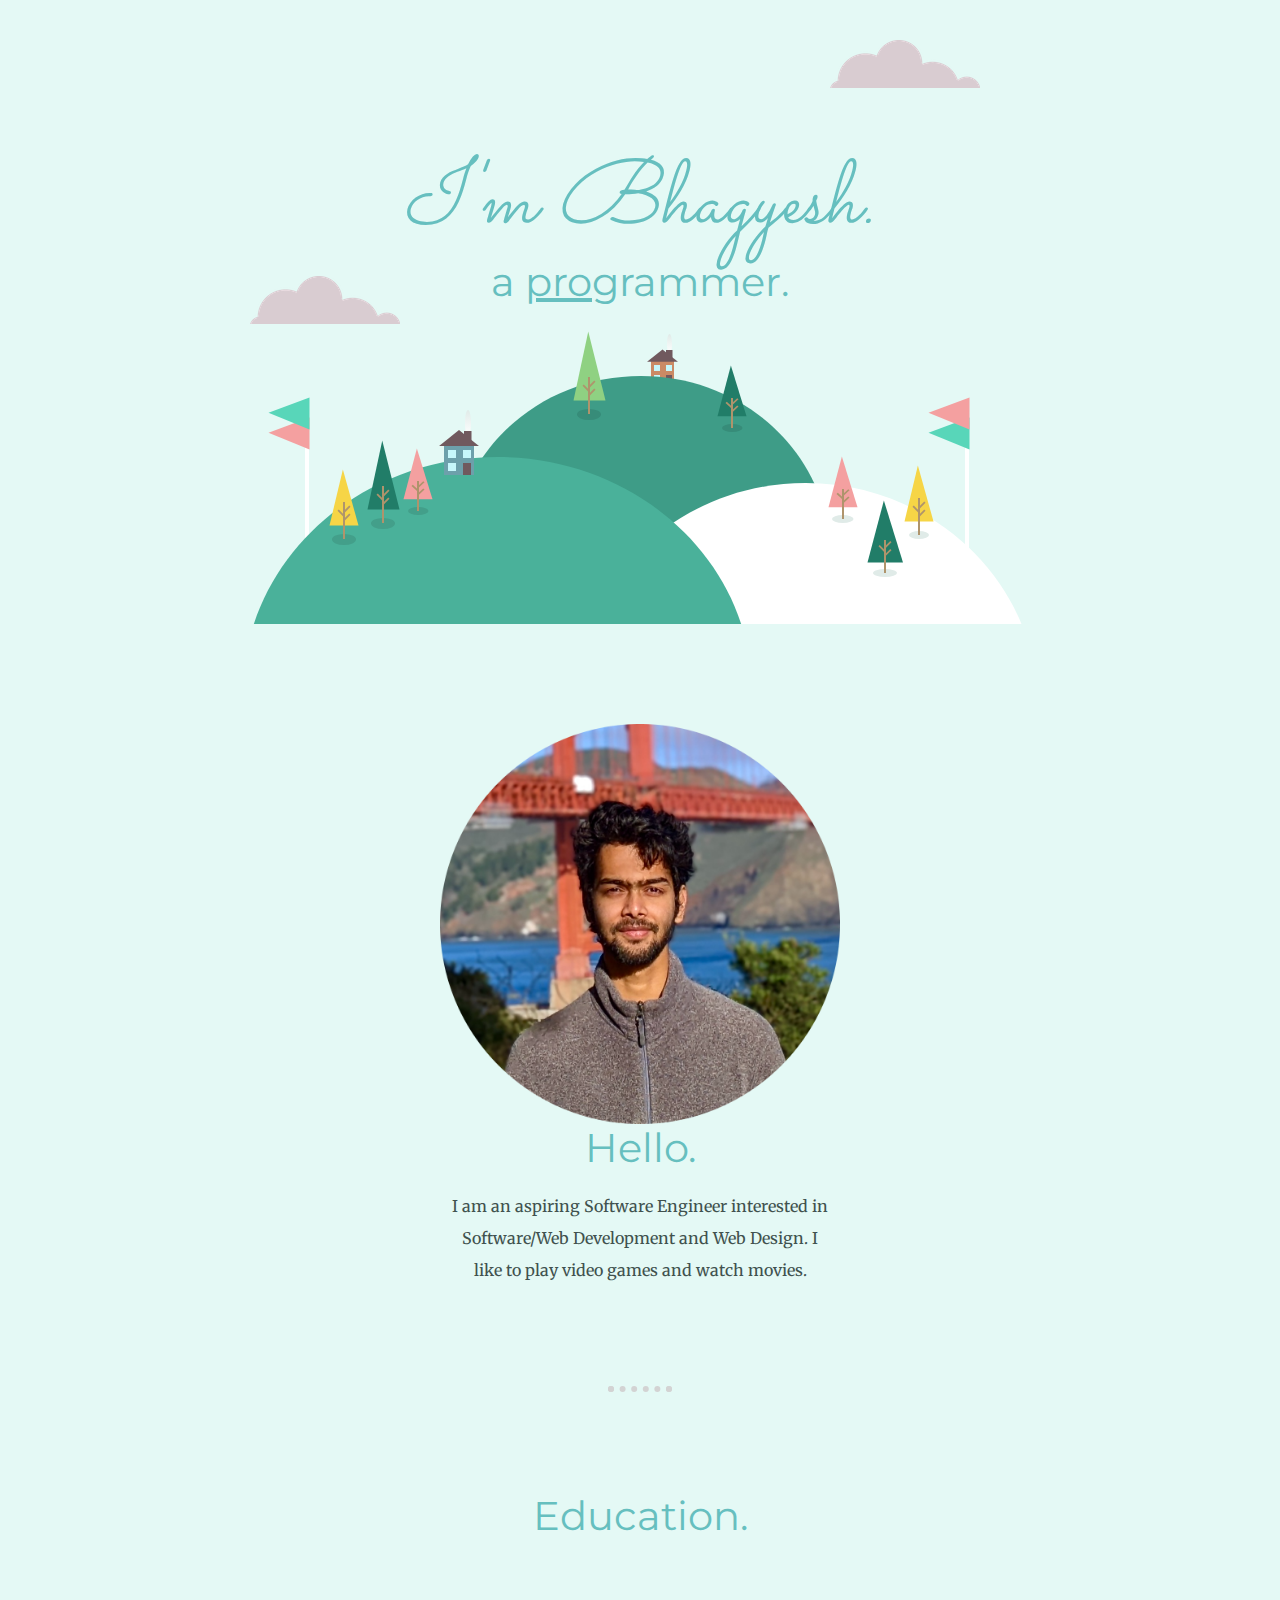
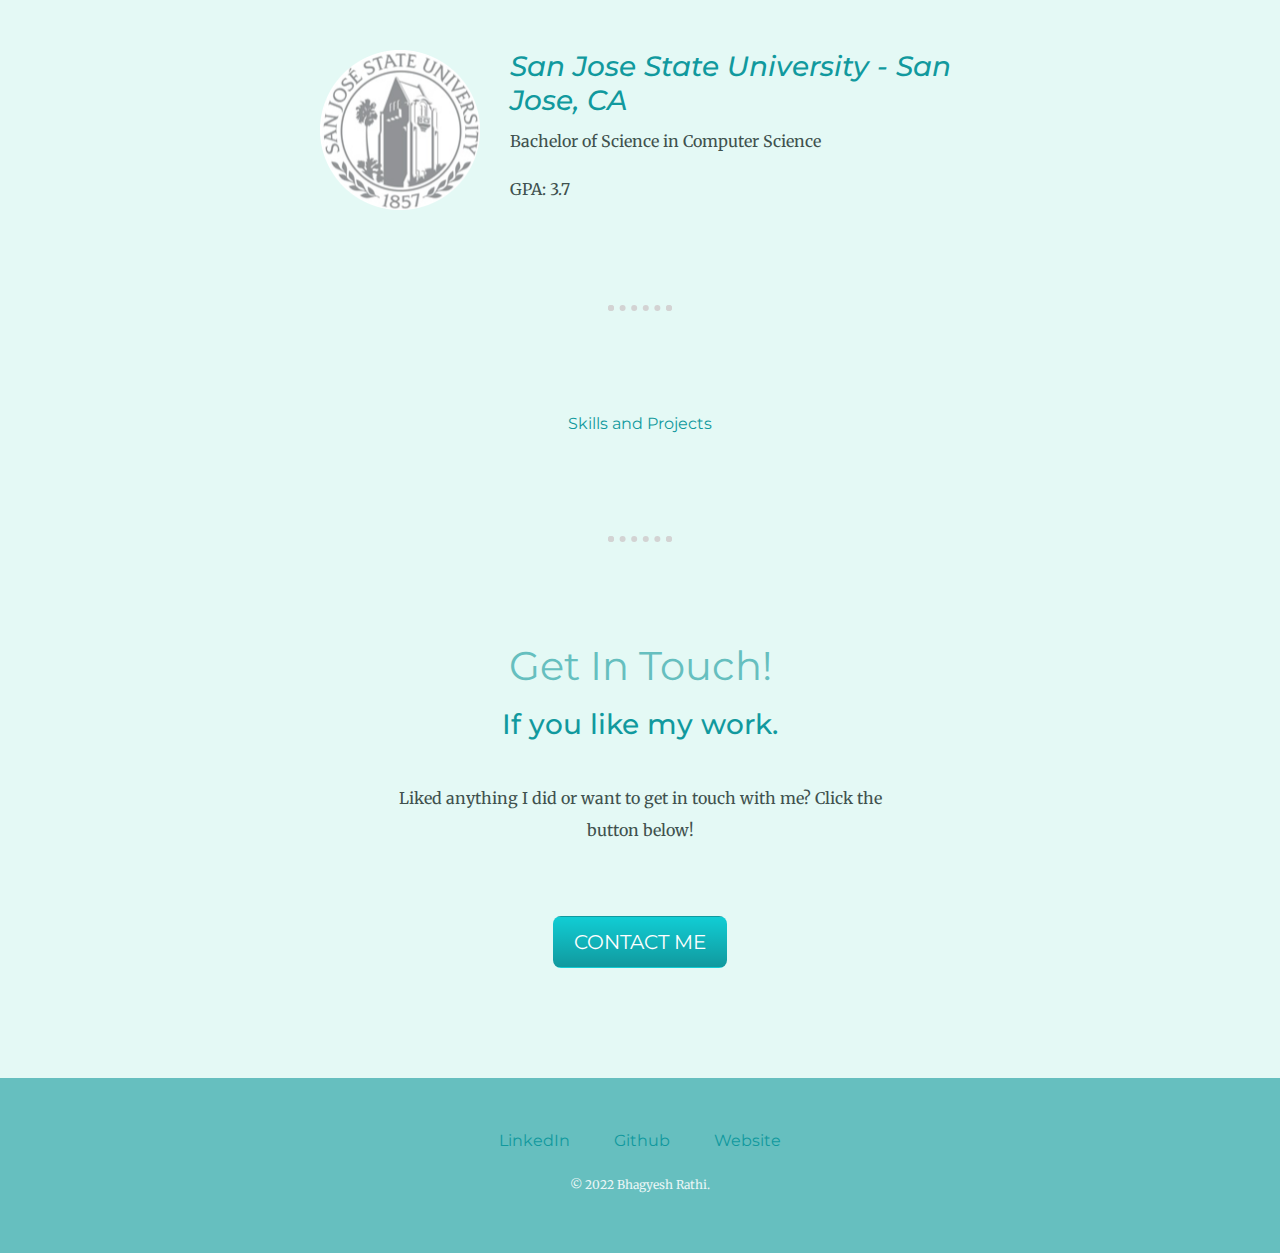
<file: index.html>
<!DOCTYPE html>
<html>

<head>
  <meta charset="utf-8">
  <meta name="viewport" content="width=device-width, initial-scale=1.0">
  <title>Bhagyesh Rathi</title>

  <!-- Bootstrap CSS stylesheets -->
  <link rel="stylesheet" href="https://maxcdn.bootstrapcdn.com/bootstrap/4.0.0/css/bootstrap.min.css" integrity="sha384-Gn5384xqQ1aoWXA+058RXPxPg6fy4IWvTNh0E263XmFcJlSAwiGgFAW/dAiS6JXm" crossorigin="anonymous">
  <link rel="stylesheet" href="css/styles.css">
  
  <!-- Bootstrap javascript and jquery for animation -->
  <script src="https://code.jquery.com/jquery-3.2.1.slim.min.js" integrity="sha384-KJ3o2DKtIkvYIK3UENzmM7KCkRr/rE9/Qpg6aAZGJwFDMVNA/GpGFF93hXpG5KkN" crossorigin="anonymous"></script>
  <script src="https://cdnjs.cloudflare.com/ajax/libs/popper.js/1.12.9/umd/popper.min.js" integrity="sha384-ApNbgh9B+Y1QKtv3Rn7W3mgPxhU9K/ScQsAP7hUibX39j7fakFPskvXusvfa0b4Q" crossorigin="anonymous"></script>
  <script src="https://maxcdn.bootstrapcdn.com/bootstrap/4.0.0/js/bootstrap.min.js" integrity="sha384-JZR6Spejh4U02d8jOt6vLEHfe/JQGiRRSQQxSfFWpi1MquVdAyjUar5+76PVCmYl" crossorigin="anonymous"></script>
  
  <script src="https://ajax.googleapis.com/ajax/libs/jquery/3.5.1/jquery.min.js"></script>
  <script src="https://cdnjs.cloudflare.com/ajax/libs/popper.js/1.16.0/umd/popper.min.js"></script>
  <script src="https://maxcdn.bootstrapcdn.com/bootstrap/4.5.2/js/bootstrap.min.js"></script>

  <link rel="icon" href="favicon.ico?v=2">
  <link rel="preconnect" href="https://fonts.googleapis.com">
  <link rel="preconnect" href="https://fonts.gstatic.com" crossorigin>
  <link href="https://fonts.googleapis.com/css2?family=Merriweather:ital@1&family=Montserrat&family=Sacramento&display=swap" rel="stylesheet">
</head>

<body>
  <div class="top-container">
    <img class="top-cloud" src="images/cloud.png" alt="cloud-img">
    <h1><em>I'm Bhagyesh.</em></h1>
    <h2>a <span class="pro">pro</span>grammer.</h2>
    <img class="bottom-cloud" src="images/cloud.png" alt="cloud-img">
    <img src="images/mountain1.svg" alt="mountain-img">
  </div>

  <div class="middle-container">
    <div class="profile">
      <img class="img-profile" src="images/bhagyesh.png" alt="bhagyesh-img">
      <h2>Hello.</h2>
      <p class="intro">I am an aspiring Software Engineer interested in Software/Web Development and Web Design. I like to play video games and watch movies.</p>
      <hr>

      <div class="education">
        <h2>Education.</h2>

        <div class="skill-row">
          <img class="education-img" src="images/sjsu.png" alt="img-sjsu">
          <h3><em>San Jose State University - San Jose, CA</em></h3>
          <p class="educaton-description">Bachelor of Science in Computer Science</p>
          <p class="educaton-description">GPA: 3.7</p>
        </div>

      </div>

      <hr>

      <div class="skills">
        <a href="skillsAndProjects.html">Skills and Projects</a>
      </div>

      <hr>

      <div class="contact-me">
        <h2>Get In Touch!</h2>
        <h3>If you like my work.</h3>
        <p class="contact-message">Liked anything I did or want to get in touch with me? Click the button below!</p>
        <a class="btn" href="mailto:bhageyesh2161@gmail.com">CONTACT ME</a>
      </div>
    </div>


    <div class="bottom-container">
      <a class="footer-link" href="https://www.linkedin.com/in/bhagyeshrathi07/">LinkedIn</a>
      <a class="footer-link" href="https://github.com/bhagyeshrathi07">Github</a>
      <a class="footer-link" href="https://bhagyeshrathi07.github.io/CV/">Website</a>
      <p class="copyright">© 2022 Bhagyesh Rathi.</p>
    </div>


</body>

</html>
</file>
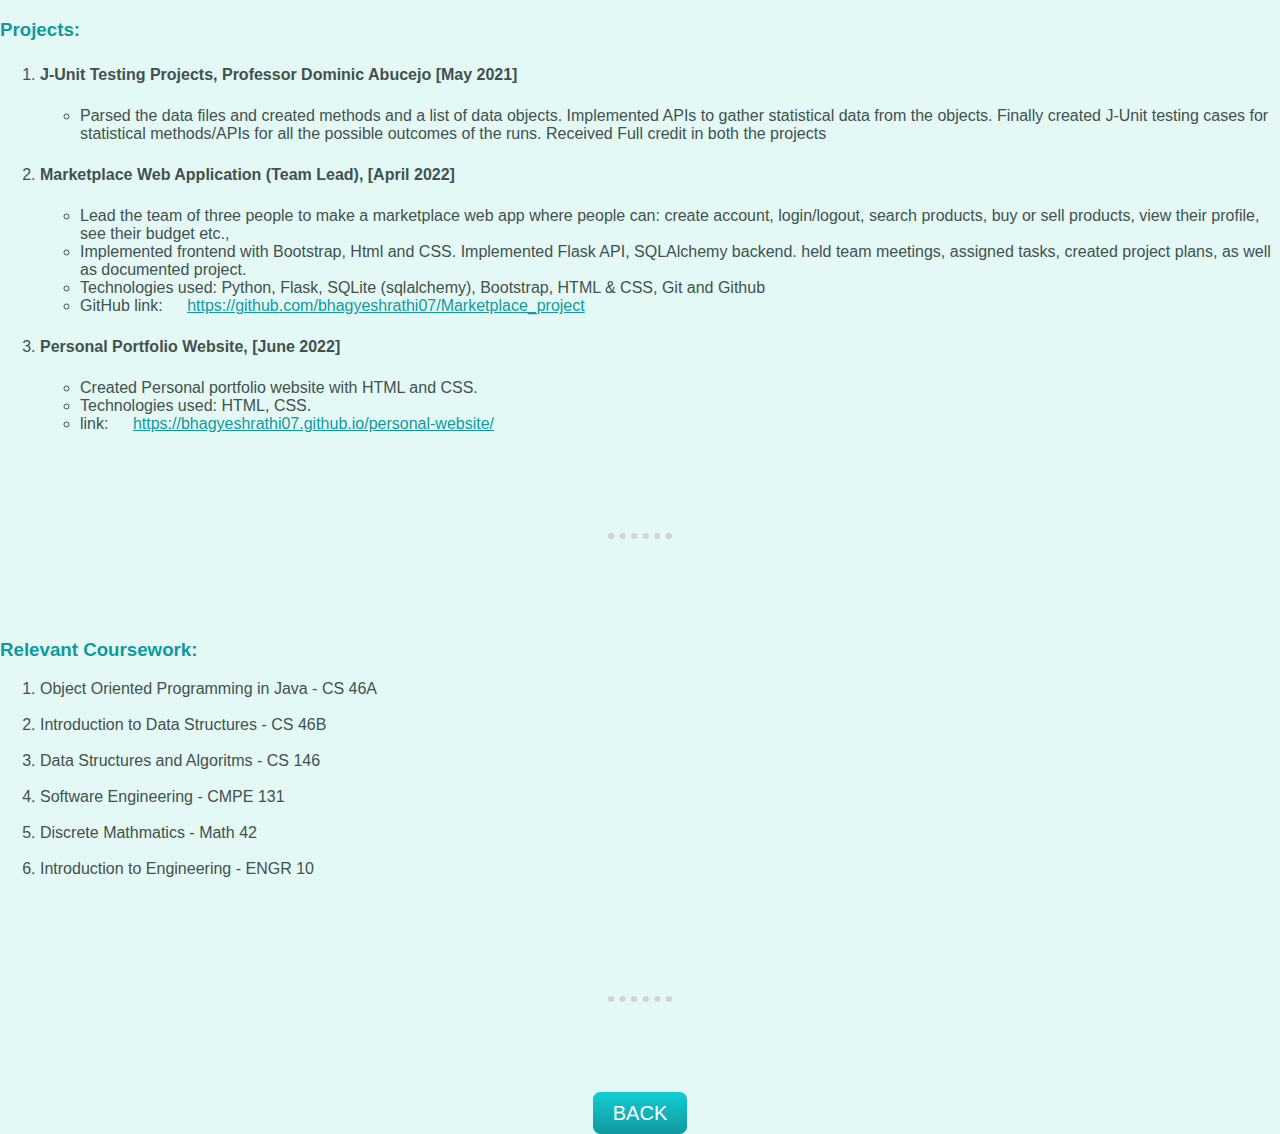
<file: projects.html>
<!DOCTYPE html>
<html lang="en" dir="ltr">

<head>
  <meta charset="utf-8">
  <title>Bhagyesh - Relevant Coursework</title>
  <link rel="stylesheet" href=" css/styles.css">
</head>

<body>
  <h3 style="text-align: left">Projects:</h3>
  <ol style="text-align: left">
    <li>
      <p> <strong>J-Unit Testing Projects, Professor Dominic Abucejo [May 2021]</strong></p>
      <ul>
        <li>
          Parsed the data files and created methods and a list of data objects.
          Implemented APIs to gather statistical data from the objects. Finally
          created J-Unit testing cases for statistical methods/APIs for all the
          possible outcomes of the runs. Received Full credit in both the projects
        </li>
      </ul>
    </li>
    <li>
      <p> <strong>Marketplace Web Application (Team Lead), [April 2022]</strong></p>
      <ul>
        <li>
          Lead the team of three people to make a marketplace web app where
          people can: create account, login/logout, search products, buy or sell
          products, view their profile, see their budget etc.,
        </li>
        <li>
          Implemented frontend with Bootstrap, Html and CSS. Implemented Flask API, SQLAlchemy backend. held team meetings,
          assigned tasks, created project plans, as well as documented project.
        </li>
        <li>
          Technologies used: Python, Flask, SQLite (sqlalchemy), Bootstrap, HTML &
          CSS, Git and Github
        </li>
        <li>GitHub link: <a href="https://github.com/bhagyeshrathi07/Marketplace_project">https://github.com/bhagyeshrathi07/Marketplace_project</a></li>
      </ul>
    </li>

    <li>
      <p> <strong>Personal Portfolio Website, [June 2022]</strong></p>
      <ul>
        <li>
          Created Personal portfolio website with HTML and CSS.
        </li>
        <li>
          Technologies used: HTML, CSS.
        </li>
        <li>link: <a href="https://bhagyeshrathi07.github.io/personal-website/">https://bhagyeshrathi07.github.io/personal-website/</a></li>
      </ul>
    </li>
  </ol>

  <hr>

  <h3 style="text-align: left">Relevant Coursework:</h3>
  <ol style="text-align: left">
    <li>Object Oriented Programming in Java - CS 46A</li>
    <br>
    <li>Introduction to Data Structures - CS 46B</li>
    <br>
    <li>Data Structures and Algoritms - CS 146</li>
    <br>
    <li>Software Engineering - CMPE 131</li>
    <br>
    <li>Discrete Mathmatics - Math 42</li>
    <br>
    <li>Introduction to Engineering - ENGR 10</li>
    <br>
  </ol>
  <hr>

  <a class="btn" href="index.html">BACK</a>

</body>

</html>
</file>
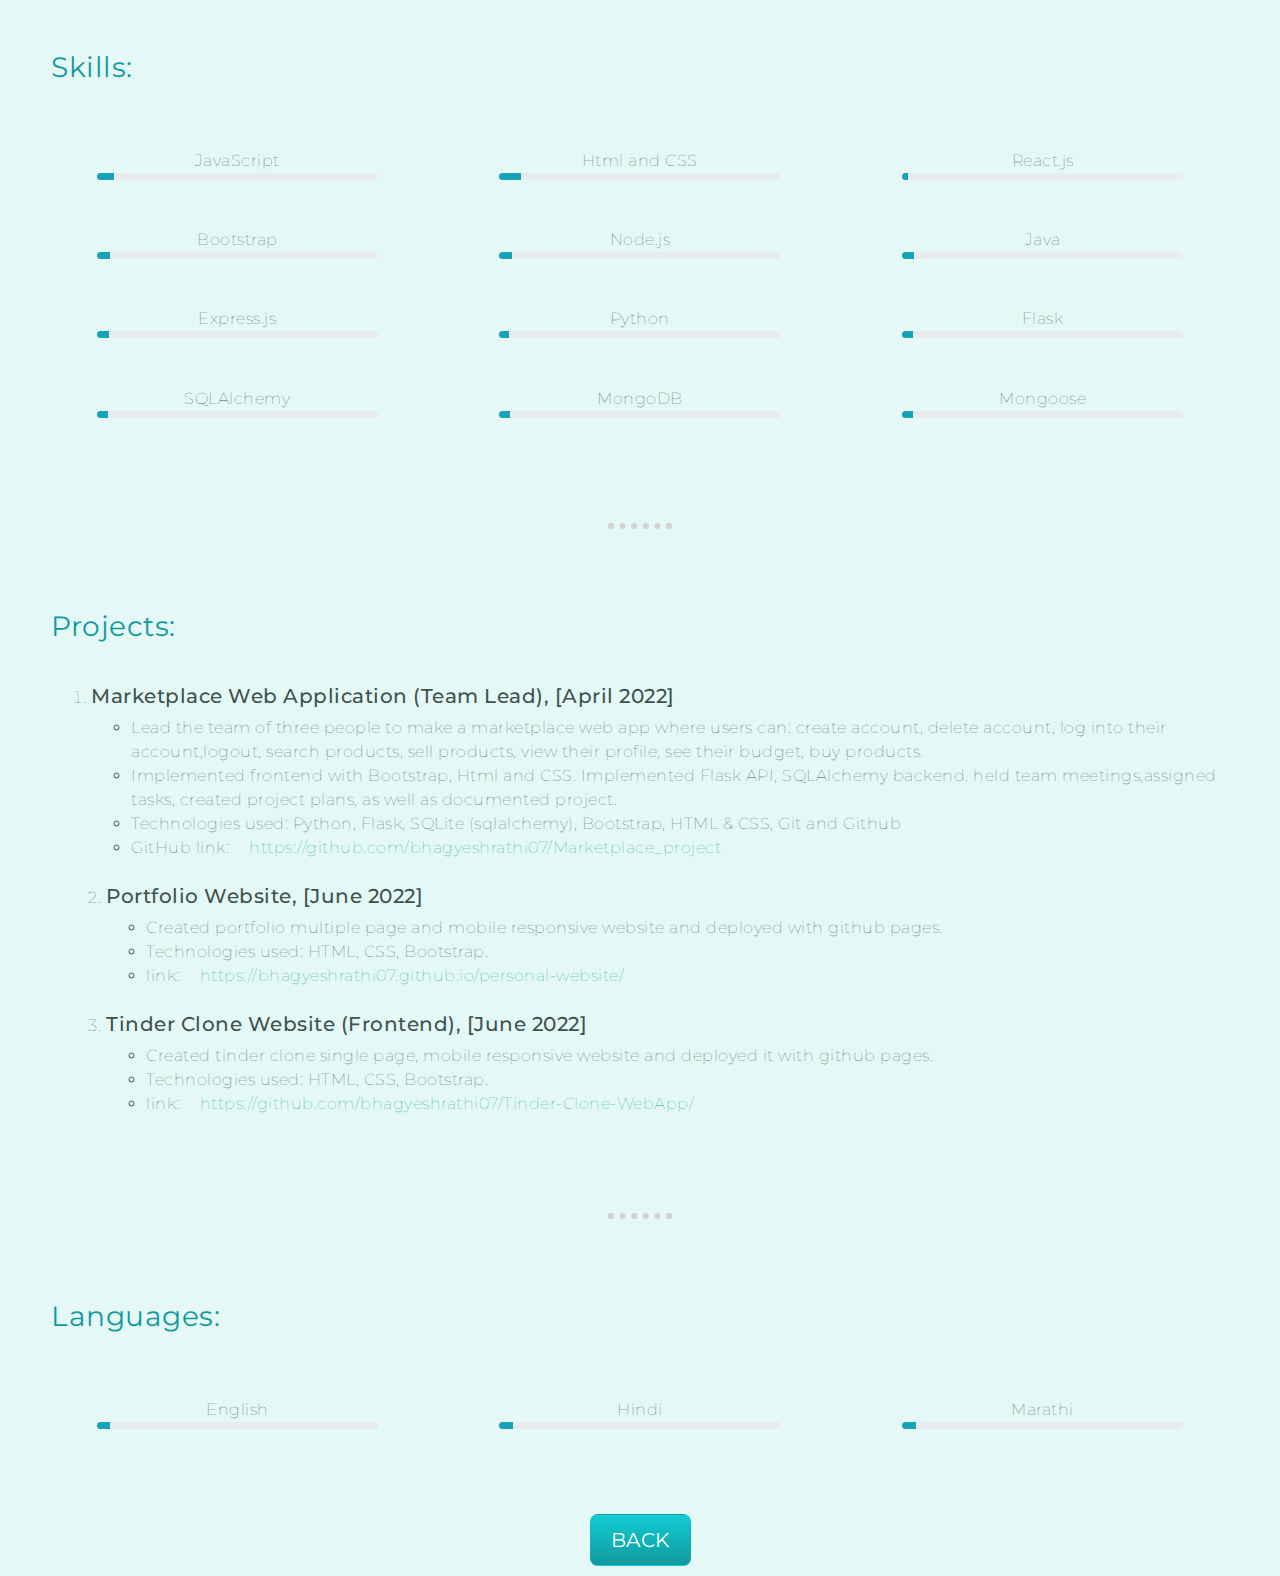
<file: skillsAndProjects.html>
<!DOCTYPE html>
<html lang="en">

<head>
	<meta charset="utf-8">
	<!-- Bootstrap CSS stylesheets -->
	<link rel="stylesheet" href="https://maxcdn.bootstrapcdn.com/bootstrap/4.0.0/css/bootstrap.min.css"
		integrity="sha384-Gn5384xqQ1aoWXA+058RXPxPg6fy4IWvTNh0E263XmFcJlSAwiGgFAW/dAiS6JXm" crossorigin="anonymous">
	<link rel="stylesheet" href="css/skillsAndProjectStyle.css">

	<!-- Bootstrap javascript and jquery for animation -->
	<script src="https://code.jquery.com/jquery-3.2.1.slim.min.js"
		integrity="sha384-KJ3o2DKtIkvYIK3UENzmM7KCkRr/rE9/Qpg6aAZGJwFDMVNA/GpGFF93hXpG5KkN"
		crossorigin="anonymous"></script>
	<script src="https://cdnjs.cloudflare.com/ajax/libs/popper.js/1.12.9/umd/popper.min.js"
		integrity="sha384-ApNbgh9B+Y1QKtv3Rn7W3mgPxhU9K/ScQsAP7hUibX39j7fakFPskvXusvfa0b4Q"
		crossorigin="anonymous"></script>
	<script src="https://maxcdn.bootstrapcdn.com/bootstrap/4.0.0/js/bootstrap.min.js"
		integrity="sha384-JZR6Spejh4U02d8jOt6vLEHfe/JQGiRRSQQxSfFWpi1MquVdAyjUar5+76PVCmYl"
		crossorigin="anonymous"></script>

	<script src="https://ajax.googleapis.com/ajax/libs/jquery/3.5.1/jquery.min.js"></script>
	<script src="https://cdnjs.cloudflare.com/ajax/libs/popper.js/1.16.0/umd/popper.min.js"></script>
	<script src="https://maxcdn.bootstrapcdn.com/bootstrap/4.5.2/js/bootstrap.min.js"></script>

	<!-- Google Fonts -->
	<link rel="icon" href="favicon.ico?v=2">
	<link rel="preconnect" href="https://fonts.googleapis.com">
	<link rel="preconnect" href="https://fonts.gstatic.com" crossorigin>
	<link
		href="https://fonts.googleapis.com/css2?family=Merriweather:ital@1&family=Montserrat&family=Sacramento&display=swap"
		rel="stylesheet">

</head>

<body">
	<!-- Skills -->
	<div class="container-fluid">
		<h3 class="skillHeading">Skills:</h3>
		<div class="row">
			<div class="col-4 skills ">
				JavaScript
				<div class="progress" style="height: 7px;">
					<div class=" progress-bar bg-info js" role="progressbar" style="width: 0%;" aria-valuenow="25"
						aria-valuemin="0" aria-valuemax="100"></div>
				</div>
			</div>
			<div class="col-4 skills">
				Html and CSS
				<div class="progress" style="height: 7px;">
					<div class=" progress-bar bg-info htmlcss" role="progressbar" style="width: 0%;" aria-valuenow="25"
						aria-valuemin="0" aria-valuemax="100"></div>
				</div>
			</div>
			<div class="col-4 skills">
				React.js
				<div class="progress" style="height: 7px;">
					<div class=" progress-bar bg-info react" role="progressbar" style="width: 0%;" aria-valuenow="25"
						aria-valuemin="0" aria-valuemax="100"></div>
				</div>
			</div>
			<div class="col-4 skills">
				Bootstrap
				<div class="progress" style="height: 7px;">
					<div class=" progress-bar bg-info btstrp" role="progressbar" style="width: 0%;" aria-valuenow="25"
						aria-valuemin="0" aria-valuemax="100"></div>
				</div>
			</div>
			<div class="col-4 skills">
				Node.js
				<div class="progress" style="height: 7px;">
					<div class=" progress-bar bg-info node" role="progressbar" style="width: 0%;" aria-valuenow="25"
						aria-valuemin="0" aria-valuemax="100"></div>
				</div>
			</div>
			<div class="col-4 skills">
				Java
				<div class="progress" style="height: 7px;">
					<div class=" progress-bar bg-info java" role="progressbar" style="width: 0%;" aria-valuenow="25"
						aria-valuemin="0" aria-valuemax="100"></div>
				</div>
			</div>
			<div class="col-4 skills">
				Express.js
				<div class="progress" style="height: 7px;">
					<div class=" progress-bar bg-info exp" role="progressbar" style="width: 0%;" aria-valuenow="25"
						aria-valuemin="0" aria-valuemax="100"></div>
				</div>
			</div>
			<div class="col-4 skills">
				Python
				<div class="progress" style="height: 7px;">
					<div class=" progress-bar bg-info pyt" role="progressbar" style="width: 0%;" aria-valuenow="25"
						aria-valuemin="0" aria-valuemax="100"></div>
				</div>
			</div>
			<div class="col-4 skills">
				Flask
				<div class="progress" style="height: 7px;">
					<div class=" progress-bar bg-info flsk" role="progressbar" style="width: 0%;" aria-valuenow="25"
						aria-valuemin="0" aria-valuemax="100"></div>
				</div>
			</div>
			<div class="col-4 skills">
				SQLAlchemy
				<div class="progress" style="height: 7px;">
					<div class=" progress-bar bg-info sql" role="progressbar" style="width: 0%;" aria-valuenow="25"
						aria-valuemin="0" aria-valuemax="100"></div>
				</div>
			</div>
			<div class="col-4 skills">
				MongoDB
				<div class="progress" style="height: 7px;">
					<div class=" progress-bar bg-info mdb" role="progressbar" style="width: 0%;" aria-valuenow="25"
						aria-valuemin="0" aria-valuemax="100"></div>
				</div>
			</div>
			<div class="col-4 skills">
				Mongoose
				<div class="progress" style="height: 7px;">
					<div class=" progress-bar bg-info mngs" role="progressbar" style="width: 0%;" aria-valuenow="25"
						aria-valuemin="0" aria-valuemax="100"></div>
				</div>
			</div>
		</div>
	</div>

	<hr>


	<!-- Projects -->
	<div class="container-fluid">
		<h3 class="skillHeading">Projects:</h3>
		<ol style="text-align: left">
			<div col-12>
				<li>
					<h5>Marketplace Web Application (Team Lead), [April 2022]</h5>
					<ul>
						<li>Lead the team of three people to make a marketplace web app where
							users can: create account, delete account, log into their account,logout, search products,
							sell products, view their profile, see their budget, buy products.</li>
						<li>Implemented frontend with Bootstrap, Html and CSS. Implemented Flask API, SQLAlchemy
							backend. held team meetings,assigned tasks, created project plans, as well as documented
							project.</li>
						<li>Technologies used: Python, Flask, SQLite (sqlalchemy), Bootstrap, HTML &
							CSS, Git and Github</li>
						<li>GitHub link:<a
								href="https://github.com/bhagyeshrathi07/Marketplace_project">https://github.com/bhagyeshrathi07/Marketplace_project</a>
						</li>
					</ul>
				</li>
			</div>
			<br>
			<div class="col-12">
				<li>
					<h5>Portfolio Website, [June 2022]</h5>
					<ul>
						<li>Created portfolio multiple page and mobile responsive website and deployed with github pages.</li>
						<li>Technologies used: HTML, CSS, Bootstrap.</li>
						<li>link:<a
								href="https://bhagyeshrathi07.github.io/personal-website/">https://bhagyeshrathi07.github.io/personal-website/</a>
						</li>
					</ul>
				</li>
			</div>
			<br>
			<div class="col-12">
				<li>
					<h5>Tinder Clone Website (Frontend), [June 2022]</h5>
					<ul>
						<li>Created tinder clone single page, mobile responsive website and deployed it with github pages.</li>
						<li>Technologies used: HTML, CSS, Bootstrap.</li>
						<li>link:<a
								href="https://github.com/bhagyeshrathi07/Tinder-Clone-WebApp">https://github.com/bhagyeshrathi07/Tinder-Clone-WebApp/</a>
						</li>
					</ul>
				</li>
			</div>
		</ol>
	</div>

	<hr>
	<!-- Languages -->
	<div class="container-fluid">
		<h3 class="skillHeading">Languages:</h3>
		<div class="row">
			<div class="col-4 languages ">
				English
				<div class="progress" style="height: 7px;">
					<div class=" progress-bar bg-info en" role="progressbar" style="width: 0%;" aria-valuenow="25"
						aria-valuemin="0" aria-valuemax="100"></div>
				</div>
			</div>
			<div class="col-4 languages ">
				Hindi
				<div class="progress" style="height: 7px;">
					<div class=" progress-bar bg-info hnd" role="progressbar" style="width: 0%;" aria-valuenow="25"
						aria-valuemin="0" aria-valuemax="100"></div>
				</div>
			</div>
			<div class="col-4 languages ">
				Marathi
				<div class="progress" style="height: 7px;">
					<div class=" progress-bar bg-info mar" role="progressbar" style="width: 0%;" aria-valuenow="25"
						aria-valuemin="0" aria-valuemax="100"></div>
				</div>
			</div>
		</div>
	</div>
	<a class="btn" href="index.html">BACK</a>

	<!-- Progress bar animation JS -->
	<script>
		// Set the width to animate the progress bar
		// Along with time duration in milliseconds

		// Skills
		$(".js").animate({
			width: "80%",
		}, 4000);
		$(".htmlcss").animate({
			width: "100%",
		}, 4000);
		$(".react").animate({
			width: "30%",
		}, 4000);
		$(".btstrp").animate({
			width: "100%",
		}, 5000);
		$(".node").animate({
			width: "90%",
		}, 5000);
		$(".java").animate({
			width: "90%",
		}, 5000);
		$(".exp").animate({
			width: "90%",
		}, 5000);
		$(".pyt").animate({
			width: "70%",
		}, 5000);
		$(".flsk").animate({
			width: "80%",
		}, 5000);
		$(".sql").animate({
			width: "80%",
		}, 5000);
		$(".mdb").animate({
			width: "80%",
		}, 5000);
		$(".mngs").animate({
			width: "80%",
		}, 5000);

		// Languages
		$(".en").animate({
			width: "100%",
		}, 5000);
		$(".hnd").animate({
			width: "100%",
		}, 5000);
		$(".mar").animate({
			width: "100%",
		}, 5000);
	</script>
	</body>
</file>
<file: css/styles.css>
body {
  text-align: center;
  font-family: 'Merriweather', serif;
  color: #40514E;
  margin: 0;
  background-color: #E4F9F5;
}

h1 {
  font-family: 'Sacramento', cursive;
  font-size: 5.625rem;
  margin: 50px auto 0 auto;
  color: #66BFBF;
}

h2 {
  font-family: 'Montserrat', sans-serif;
  font-size: 2.5rem;
  font-weight: normal;
  color: #66BFBF;
  padding-bottom: 10px;
}

h3 {
  font-family: 'Montserrat', sans-serif;
  color: #11999E;
}

p {
  line-height: 2;
}

ul, li {
  font-family: 'Montserrat', sans-serif;
}

hr {
  border: dotted #D3D3D3 6px;
  border-bottom: none;
  width: 4%;
  margin: 100px auto;
}

a {
  font-family: 'Montserrat', sans-serif;
  color: #11999E;
  text-decoration:underline, wavy;
  margin: 10px 20px;
}

a:hover {
  color: #66BFBF;
}
.footer-link:hover {
  color: #EAF6F6
}


.top-container {
  background-color: #E4F9F5;
  position: relative;
  padding-top: 100px;
}

.middle-container {
  background-color: #E4F9F5;
  margin: 100px 0 0 0;
}

.bottom-container {
  background-color: #66BFBF;
  padding: 50px 0 20px;
  margin-top: 100px;
  margin-bottom: 0;
}

.skills {
  margin-left: auto;
  margin-right: auto;
}

.skill-row {
  width: 50%;
  margin: 100px auto 100px auto;
  text-align: left;
}

.pro {
  text-decoration: underline;
}

.intro {
  width: 30%;
  margin: auto;
}

.contact-message {
  width: 40%;
  margin: 40px auto 60px;
}

.copyright {
  color: #EAF6F6;
  font-size: 0.75rem;
  padding: 20px 0;
}

.top-cloud {
  position: absolute;
  right: 300px;
  top: 40px;
}

.bottom-cloud {
  position: absolute;
  left: 250px;
  bottom: 300px;
}

.education-img {
  width: 25%;
  float: left;
  margin-right: 30px;
}

#project {
  font-size: 220%;
  text-shadow: 2px 2px 2px #EAF6F6;
}

.img-profile {
  width: 400px;
  height: 400px;
}

.btn {
  background: #11cdd4;
  background-image: -webkit-linear-gradient(top, #11cdd4, #11999e);
  background-image: -moz-linear-gradient(top, #11cdd4, #11999e);
  background-image: -ms-linear-gradient(top, #11cdd4, #11999e);
  background-image: -o-linear-gradient(top, #11cdd4, #11999e);
  background-image: linear-gradient(to bottom, #11cdd4, #11999e);
  -webkit-border-radius: 8;
  -moz-border-radius: 8;
  border-radius: 8px;
  font-family: 'Montserrat', sans-serif;
  color: #ffffff;
  font-size: 20px;
  padding: 10px 20px 10px 20px;
  text-decoration: none;
}

.btn:hover {
  background: #30e3cb;
  background-image: -webkit-linear-gradient(top, #30e3cb, #2bc4ad);
  background-image: -moz-linear-gradient(top, #30e3cb, #2bc4ad);
  background-image: -ms-linear-gradient(top, #30e3cb, #2bc4ad);
  background-image: -o-linear-gradient(top, #30e3cb, #2bc4ad);
  background-image: linear-gradient(to bottom, #30e3cb, #2bc4ad);
  text-decoration: none;
}
</file>
<file: css/skillsAndProjectStyle.css>
body {
    font-family: 'Montserrat', sans-serif;
    color: #40514E;
    letter-spacing: 0.5px;
    font-size: 16px;
    font-weight: 100;
    background-color: #E4F9F5;
    text-align: center;
    margin: 0;
}

hr {
    border: dotted #D3D3D3 6px;
    border-bottom: none;
    width: 4%;
    margin: 30px auto;
}

h3 {
    font-family: 'Montserrat', sans-serif;
    color: #11999E;
    font-weight: bolder;
  }

a {
    font-family: 'Montserrat', sans-serif;
    color: #11999E;
    text-decoration:underline, wavy;
    margin: 10px 20px;
  }

.skills, .languages {
    padding: 2% 5%; 
}

.container-fluid{
    padding: 4% 4%;
}



.skillHeading {
    text-align: left; 
    margin-bottom: 40px;
    color: #11999E;
}

.btn {
    background: #11cdd4;
    background-image: -webkit-linear-gradient(top, #11cdd4, #11999e);
    background-image: -moz-linear-gradient(top, #11cdd4, #11999e);
    background-image: -ms-linear-gradient(top, #11cdd4, #11999e);
    background-image: -o-linear-gradient(top, #11cdd4, #11999e);
    background-image: linear-gradient(to bottom, #11cdd4, #11999e);
    -webkit-border-radius: 8;
    -moz-border-radius: 8;
    border-radius: 8px;
    font-family: 'Montserrat', sans-serif;
    color: #ffffff;
    font-size: 20px;
    padding: 10px 20px 10px 20px;
    text-decoration: none;
  }

  .btn:hover {
    background: #30e3cb;
    background-image: -webkit-linear-gradient(top, #30e3cb, #2bc4ad);
    background-image: -moz-linear-gradient(top, #30e3cb, #2bc4ad);
    background-image: -ms-linear-gradient(top, #30e3cb, #2bc4ad);
    background-image: -o-linear-gradient(top, #30e3cb, #2bc4ad);
    background-image: linear-gradient(to bottom, #30e3cb, #2bc4ad);
    text-decoration: none;
  }
</file>
